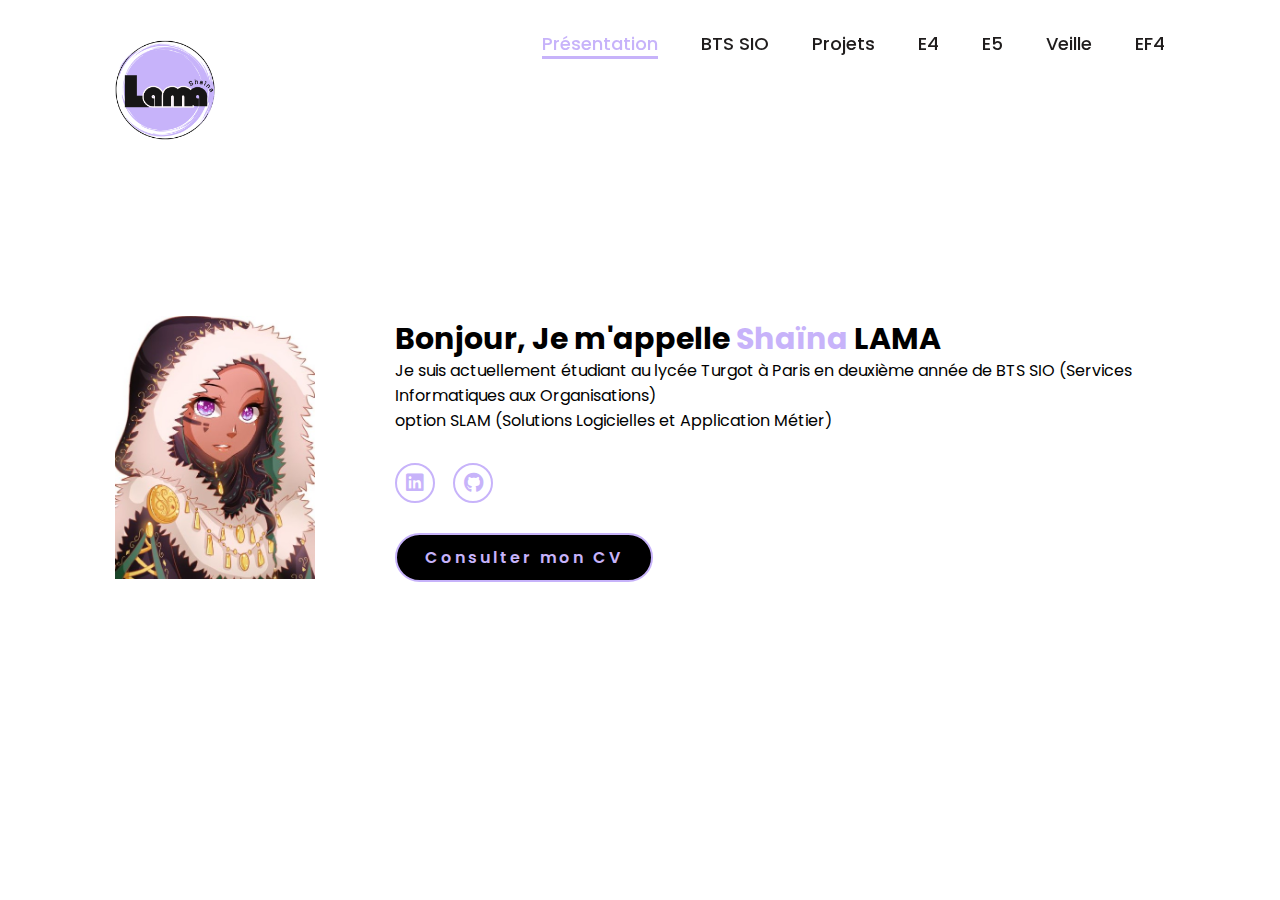
<file: index.html>
<!DOCTYPE html>
<html lang="fr">
<head>
    <meta charset="UTF-8">
    <meta name="viewport" content="width=device-width, initial-scale=1.0">
    <link rel="stylesheet" href="https://cdnjs.cloudflare.com/ajax/libs/font-awesome/6.5.2/css/all.min.css">
    <link rel="stylesheet" href="style.css">
    <link rel="stylesheet" href="https://cdnjs.cloudflare.com/ajax/libs/animate.css/4.1.1/animate.min.css"/>
    <title>Portfolio</title>
</head>
<body>
    <header>
        <a href="index.html" class="logo">
            <img src="logo.png" alt="logo" width="100px">
        </a>

        <nav>
            <a href="index.html" class="active">Présentation</a>
            <a href="bts.html">BTS SIO</a>
            <a href="projets.html">Projets</a>
            <a href="e4.html">E4</a>
            <a href="e5.html">E5</a>
            <a href="veille.html">Veille</a>
            <a href="ef4.html">EF4</a>
        </nav>
    </header>
    <section class="presentation">
        <div class="pre-img">
            <img src="avatar.jpg" alt="avatar" width="200px">
        </div>
        <div class="pre">
            <h3 class="animate__animated animate__fadeInTopLeft">Bonjour, Je m'appelle <span>Shaïna</span> LAMA</h3>
            <p>Je suis actuellement étudiant au lycée Turgot à Paris en deuxième année de BTS SIO (Services Informatiques aux Organisations) 
                <br>option SLAM (Solutions Logicielles et Application Métier)</p>
            
            <div class="icone-media">
                <a href="https://www.linkedin.com/in/shaïna-l-563bn" target="_blank" rel="noopener noreferrer"><i class="fa-brands fa-linkedin"></i></a>
                <a href="https://github.com/ShainaaL" target="_blank" rel="noopener noreferrer"><i class="fa-brands fa-github"></i></a>
                 
            </div>
            <a class="btn" href="CV_Shaina.pdf" target="_blank">Consulter mon CV</a>
        </div>
    </section>
    
</body>
</html>
</file>
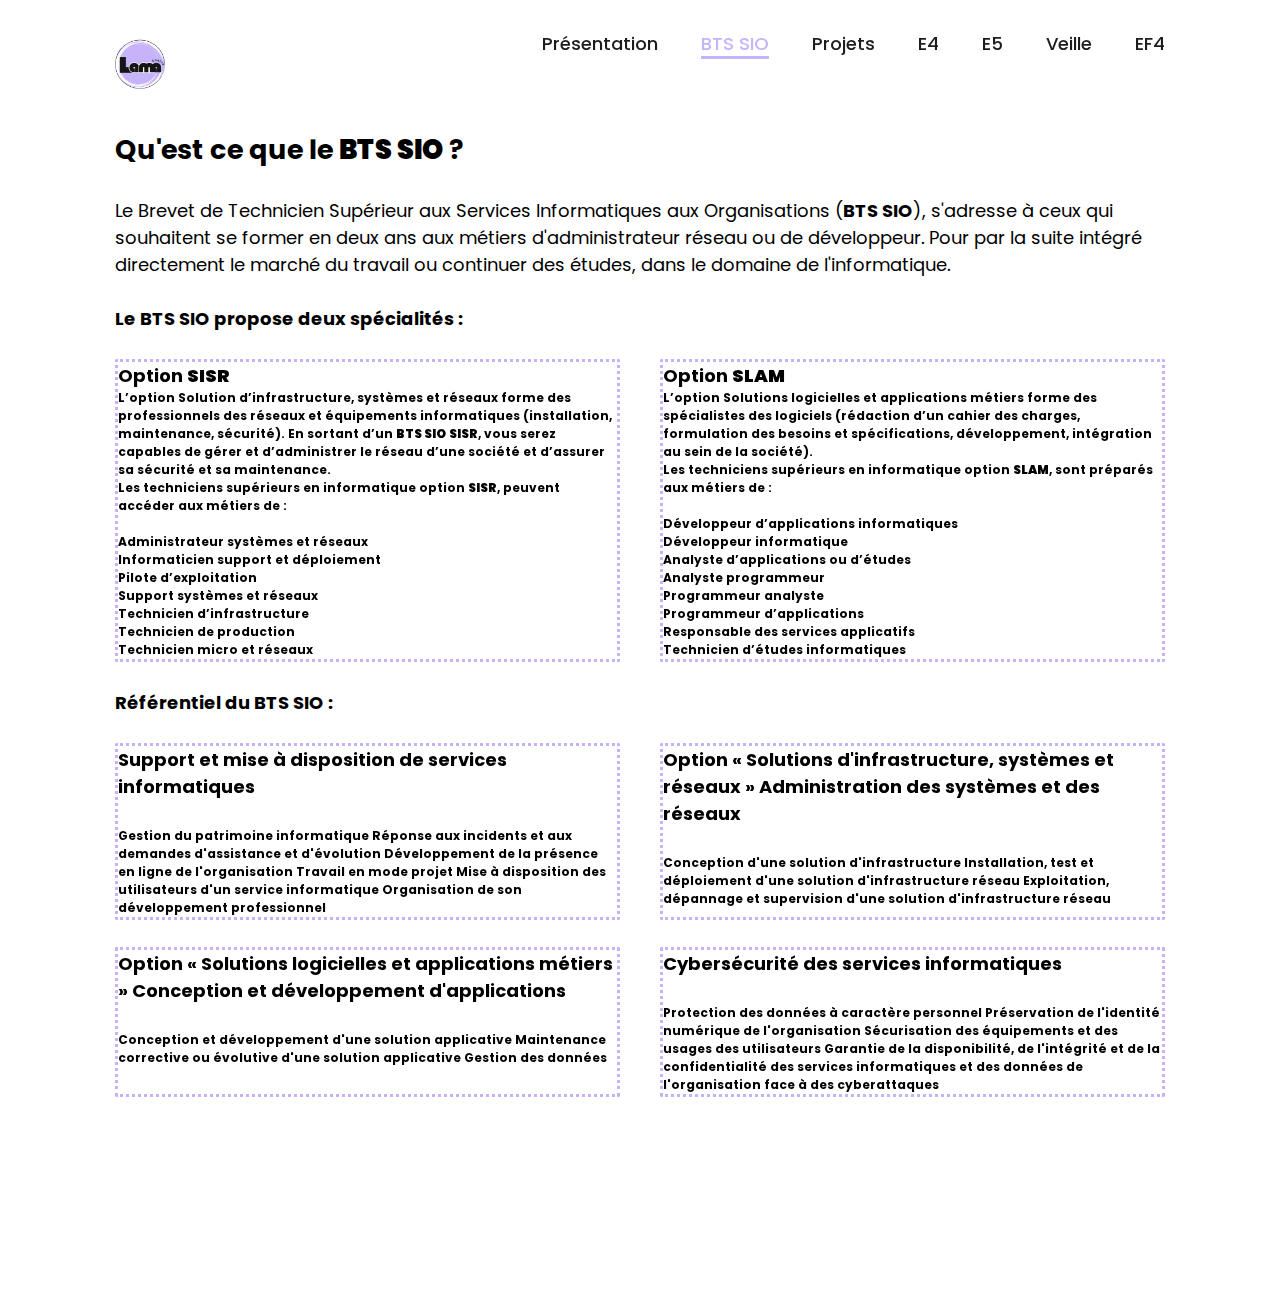
<file: bts.html>
<!DOCTYPE html>
<html lang="fr">

<head>
    <meta charset="UTF-8">
    <meta name="viewport" content="width=device-width, initial-scale=1.0">
    <link rel="stylesheet" href="https://cdnjs.cloudflare.com/ajax/libs/font-awesome/6.5.2/css/all.min.css">
    <link rel="stylesheet" href="style.css">
    <link href="https://unpkg.com/aos@2.3.1/dist/aos.css" rel="stylesheet">
    <script src="https://unpkg.com/aos@2.3.1/dist/aos.js"></script>
    <link rel="stylesheet" href="https://cdnjs.cloudflare.com/ajax/libs/animate.css/4.1.1/animate.min.css"/>
    <title>Portfolio</title>
</head>

<body>
    <header>
        <a href="index.html" class="logo">
            <img src="logo.png" alt="logo" width="50px">
        </a>

        <nav>
            <a href="index.html">Présentation</a>
            <a href="bts.html" class="active">BTS SIO</a>
            <a href="projets.html">Projets</a>
            <a href="e4.html">E4</a>
            <a href="e5.html">E5</a>
            <a href="veille.html">Veille</a>
            <a href="ef4.html">EF4</a>
        </nav>
    </header>
    <br>
    <br><br>
    </br></br>

    <!-- ======= BtS Section ======= -->
    <section class="bts">
        <div class="pre-bts">

            <div class="que-rep">
                <h2 class="animate__animated animate__fadeInTopLeft">Qu'est ce que le <b>BTS SIO </b> ?</h2>
                <br>
                <p>Le Brevet de Technicien Supérieur aux Services Informatiques aux Organisations (<b class="neon2">BTS
                        SIO</b>), s'adresse à ceux qui souhaitent se former en deux ans aux métiers d'administrateur
                    réseau ou de développeur. Pour par la suite intégré directement le marché du travail ou continuer
                    des études, dans le domaine de l'informatique.</p>
                <br>
                <h4>Le BTS SIO propose deux spécialités :</h4><br>
                <div class="spec_bts">

                    <div class="option" data-aos="flip-left">
                        <h4><i class="icofont-network"></i> Option <b>SISR</b> </h4>
                        <h6> L’option Solution d’infrastructure, systèmes et réseaux forme des professionnels des
                            réseaux et équipements informatiques (installation, maintenance, sécurité). En sortant d’un
                            <b>BTS SIO</b> <b>SISR</b>, vous serez capables de gérer et d’administrer le réseau d’une
                            société et d’assurer sa sécurité et sa maintenance. </h6>
                        <h6> Les techniciens supérieurs en informatique option <b>SISR</b>, peuvent accéder aux métiers
                            de :
                            <ul>
                                <br><i class="icofont-rounded-right"></i>Administrateur systèmes et réseaux <br>
                                <i class="icofont-rounded-right"></i>Informaticien support et déploiement <br>
                                <i class="icofont-rounded-right"></i>Pilote d’exploitation <br>
                                <i class="icofont-rounded-right"></i>Support systèmes et réseaux <br>
                                <i class="icofont-rounded-right"></i>Technicien d’infrastructure <br>
                                <i class="icofont-rounded-right"></i>Technicien de production <br>
                                <i class="icofont-rounded-right"></i>Technicien micro et réseaux
                            </ul>
                        </h6>
                    </div>
                    <br>
                    <div class="option" data-aos="flip-right">
                        <h4><i class="icofont-code"></i> Option <b>SLAM</b> </h4> <b class="neon2">
                            <div class="feure">
                            </div>
                        </b>
                        <h6> L’option Solutions logicielles et applications métiers forme des spécialistes des logiciels
                            (rédaction d’un cahier des charges, formulation des besoins et spécifications,
                            développement, intégration au sein de la société). </h6>
                        <h6> Les techniciens supérieurs en informatique option <b>SLAM</b>, sont préparés aux métiers de
                            :
                            <ul>
                                <br><i class="icofont-rounded-right"></i>Développeur d’applications informatiques <br>
                                <i class="icofont-rounded-right"></i>Développeur informatique <br>
                                <i class="icofont-rounded-right"></i>Analyste d’applications ou d’études<br>
                                <i class="icofont-rounded-right"></i>Analyste programmeur <br>
                                <i class="icofont-rounded-right"></i>Programmeur analyste <br>
                                <i class="icofont-rounded-right"></i>Programmeur d’applications<br>
                                <i class="icofont-rounded-right"></i>Responsable des services applicatifs <br>
                                <i class="icofont-rounded-right"></i>Technicien d’études informatiques
                            </ul>
                        </h6>
                    </div>
                </div>
            </div>
        </div>
        <br>
        <h4>Référentiel du BTS SIO :</h4><br>
                <div class="spec_bts">

                    <div class="option" data-aos="flip-left">
                        <h4><i class="icofont-network"></i> Support et mise à disposition de services
                            informatiques </h4>
                            <br>
                        <h6>Gestion du patrimoine informatique Réponse aux incidents et aux demandes d'assistance et
                            d'évolution
                            Développement de la présence en ligne de l'organisation
                            Travail en mode projet
                            Mise à disposition des utilisateurs d'un service informatique
                            Organisation de son développement professionnel</h6>
                    </div>
                    <br>
                    <div class="option" data-aos="flip-right">
                        <h4><i class="icofont-code"></i> Option « Solutions d'infrastructure,
                            systèmes et réseaux » Administration des systèmes et des
                            réseaux </h4> 
                            <br>
                        <h6>Conception d'une solution d'infrastructure
                            Installation, test et déploiement d'une solution d'infrastructure réseau
                            Exploitation, dépannage et supervision d'une solution d'infrastructure réseau</h6>
                        
                    </div>
                </div>
                <br>
                    <div class="spec_bts">

                        <div class="option" data-aos="flip-left">
                            <h4><i class="icofont-network"></i> Option « Solutions logicielles et applications métiers »
                                Conception et développement d'applications </h4>
                                <br>
                            <h6>Conception et développement d'une solution applicative
                                Maintenance corrective ou évolutive d'une solution applicative
                                Gestion des données</h6>
                        </div>
                        <br>
                        <div class="option" data-aos="flip-right">
                            <h4><i class="icofont-code"></i> Cybersécurité des services informatiques </h4> 
                                <br>
                            <h6>Protection des données à caractère personnel
                                Préservation de l'identité numérique de l'organisation
                                Sécurisation des équipements et des usages des utilisateurs
                                Garantie de la disponibilité, de l'intégrité et de la confidentialité des services informatiques et des données de l'organisation face à des cyberattaques</h6>
                        </div>
                    </div>
                <br>
                <div class="spec_bts">

                    <div class="option" data-aos="flip-left">
                        <h4><i class="icofont-network"></i> Option SLAM </h4>
                            <br>
                        <h6>Cybersécurisation d’une solution applicative et de son développement </h6>
                    </div>
                    <br>
                    <div class="option" data-aos="flip-right">
                        <h4><i class="icofont-code"></i> Option SISR </h4> 
                            <br>
                        <h6>Cybersécurisation
                            d’une infrastructure réseau, d'un
                            système, d'un service</h6>
                    </div>
                </div>
            <br>
    </section><!-- Fin BTS Section -->
</body>
<script>
    AOS.init();
</script>
</file>
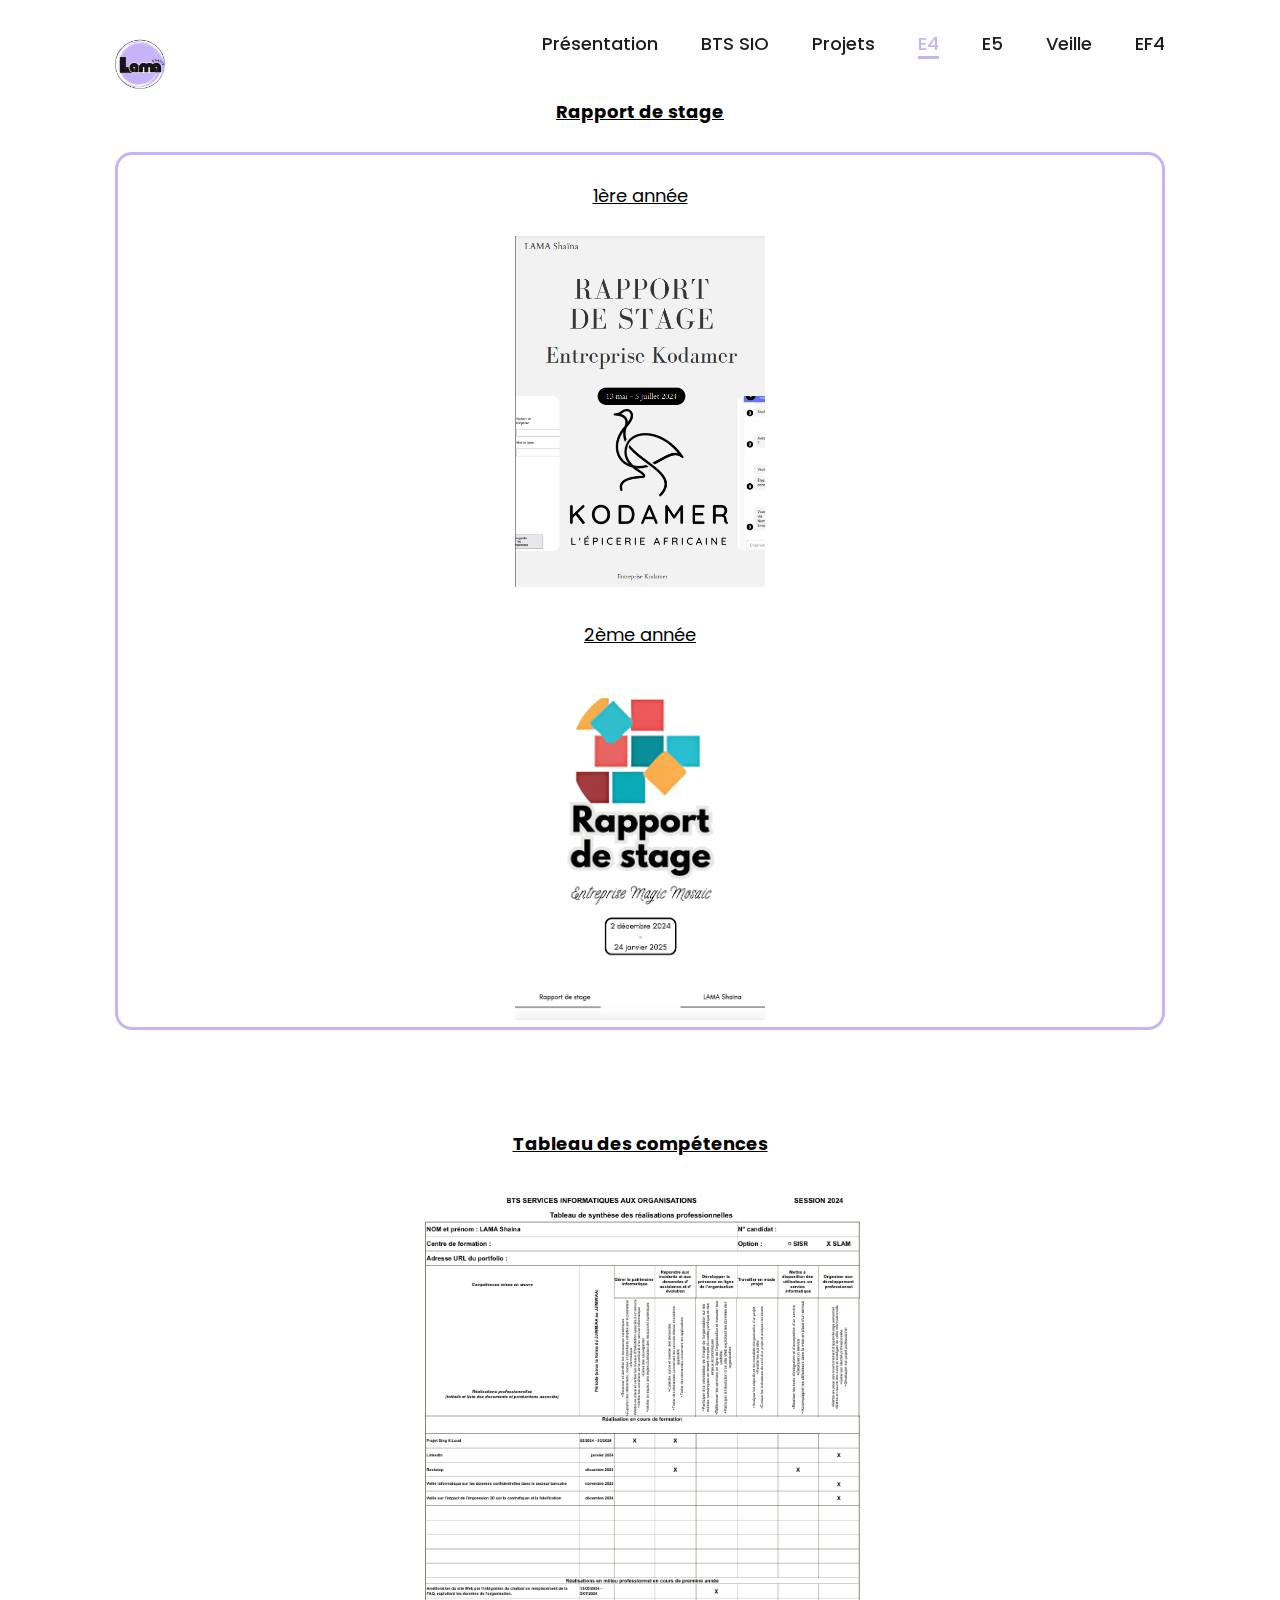
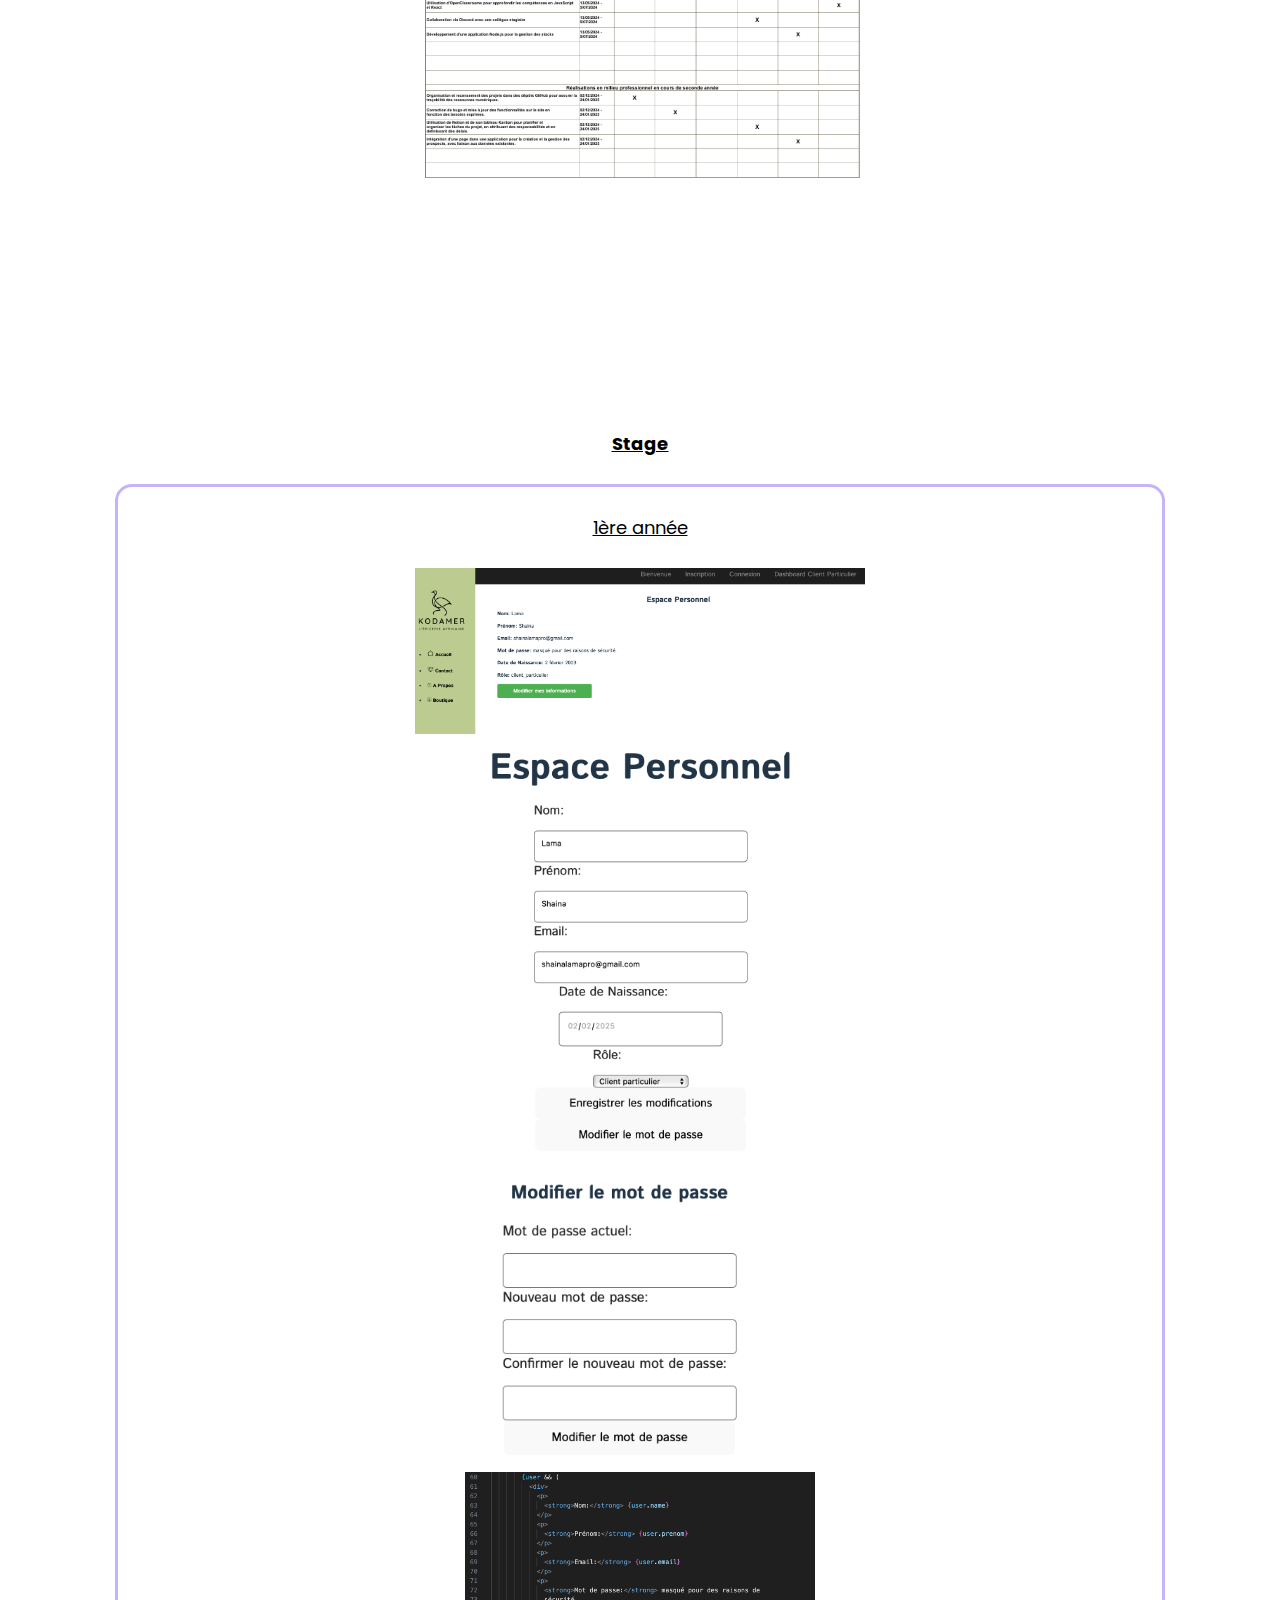
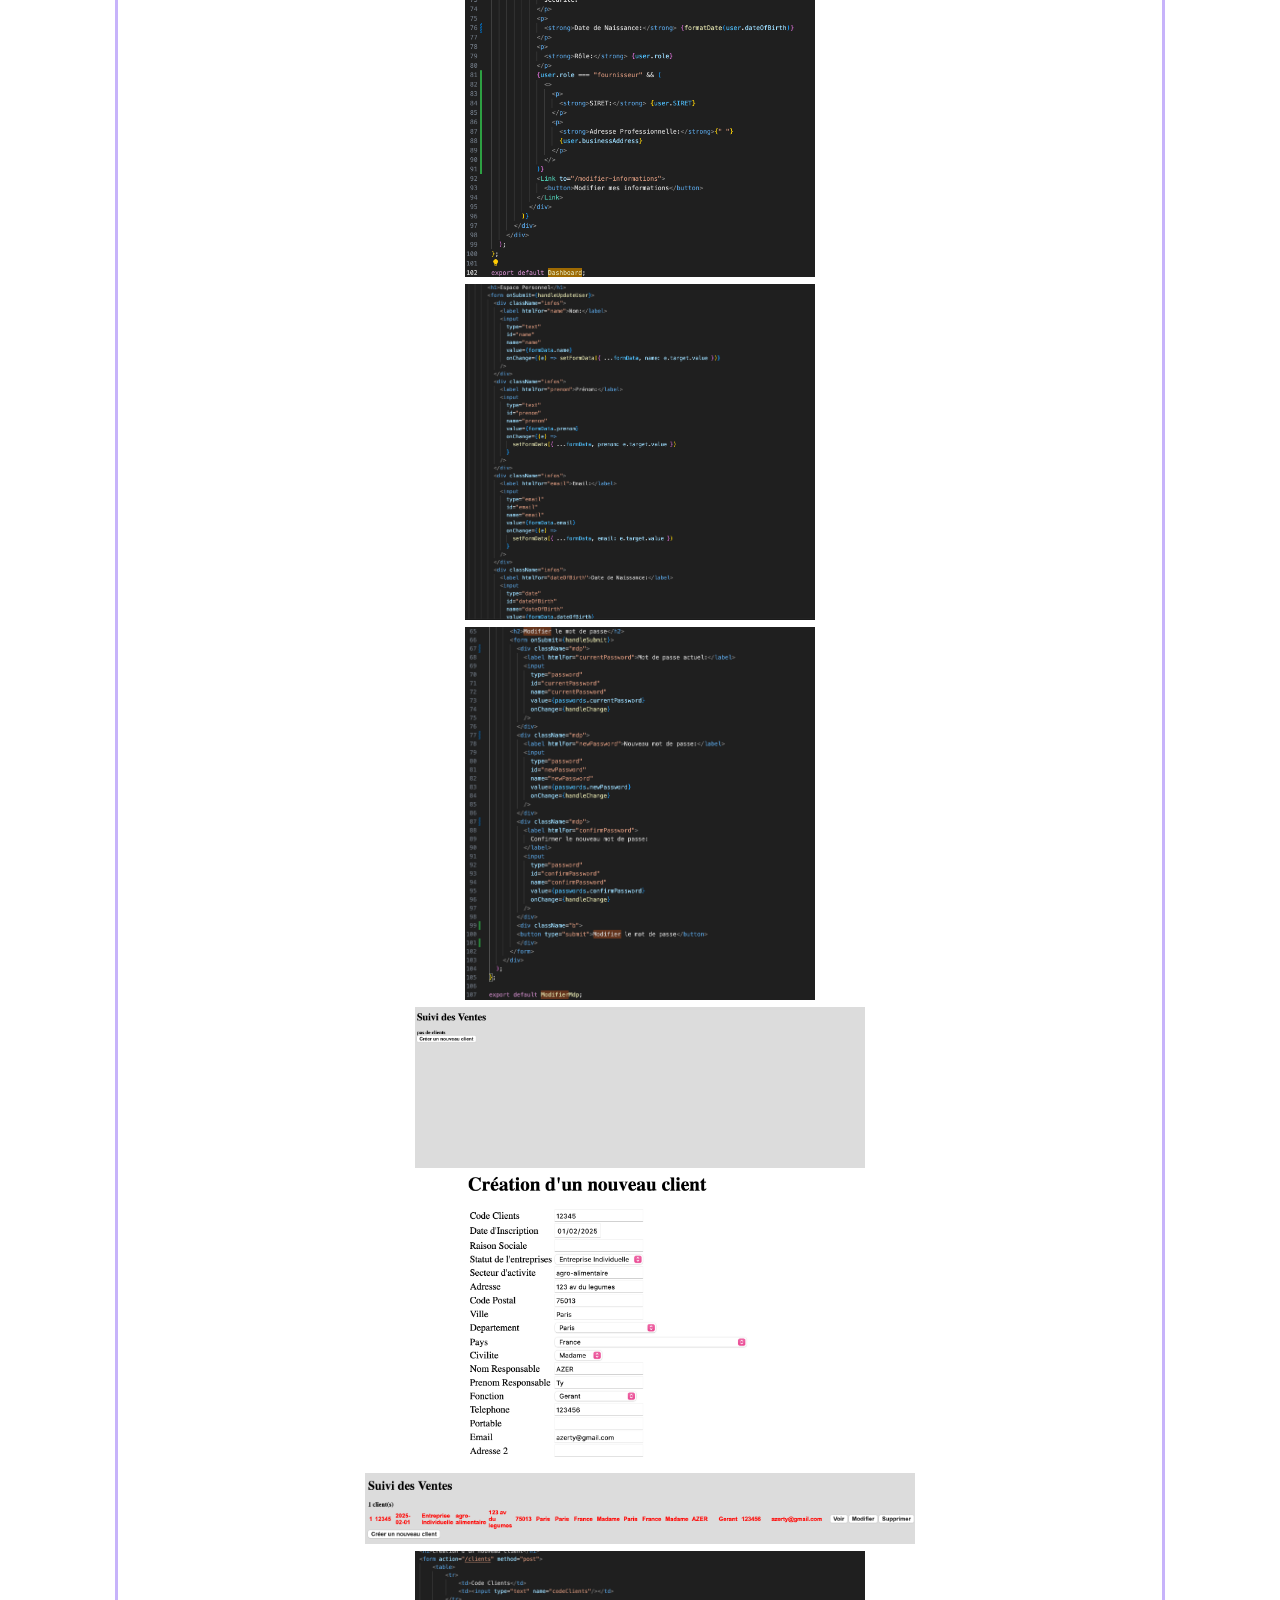
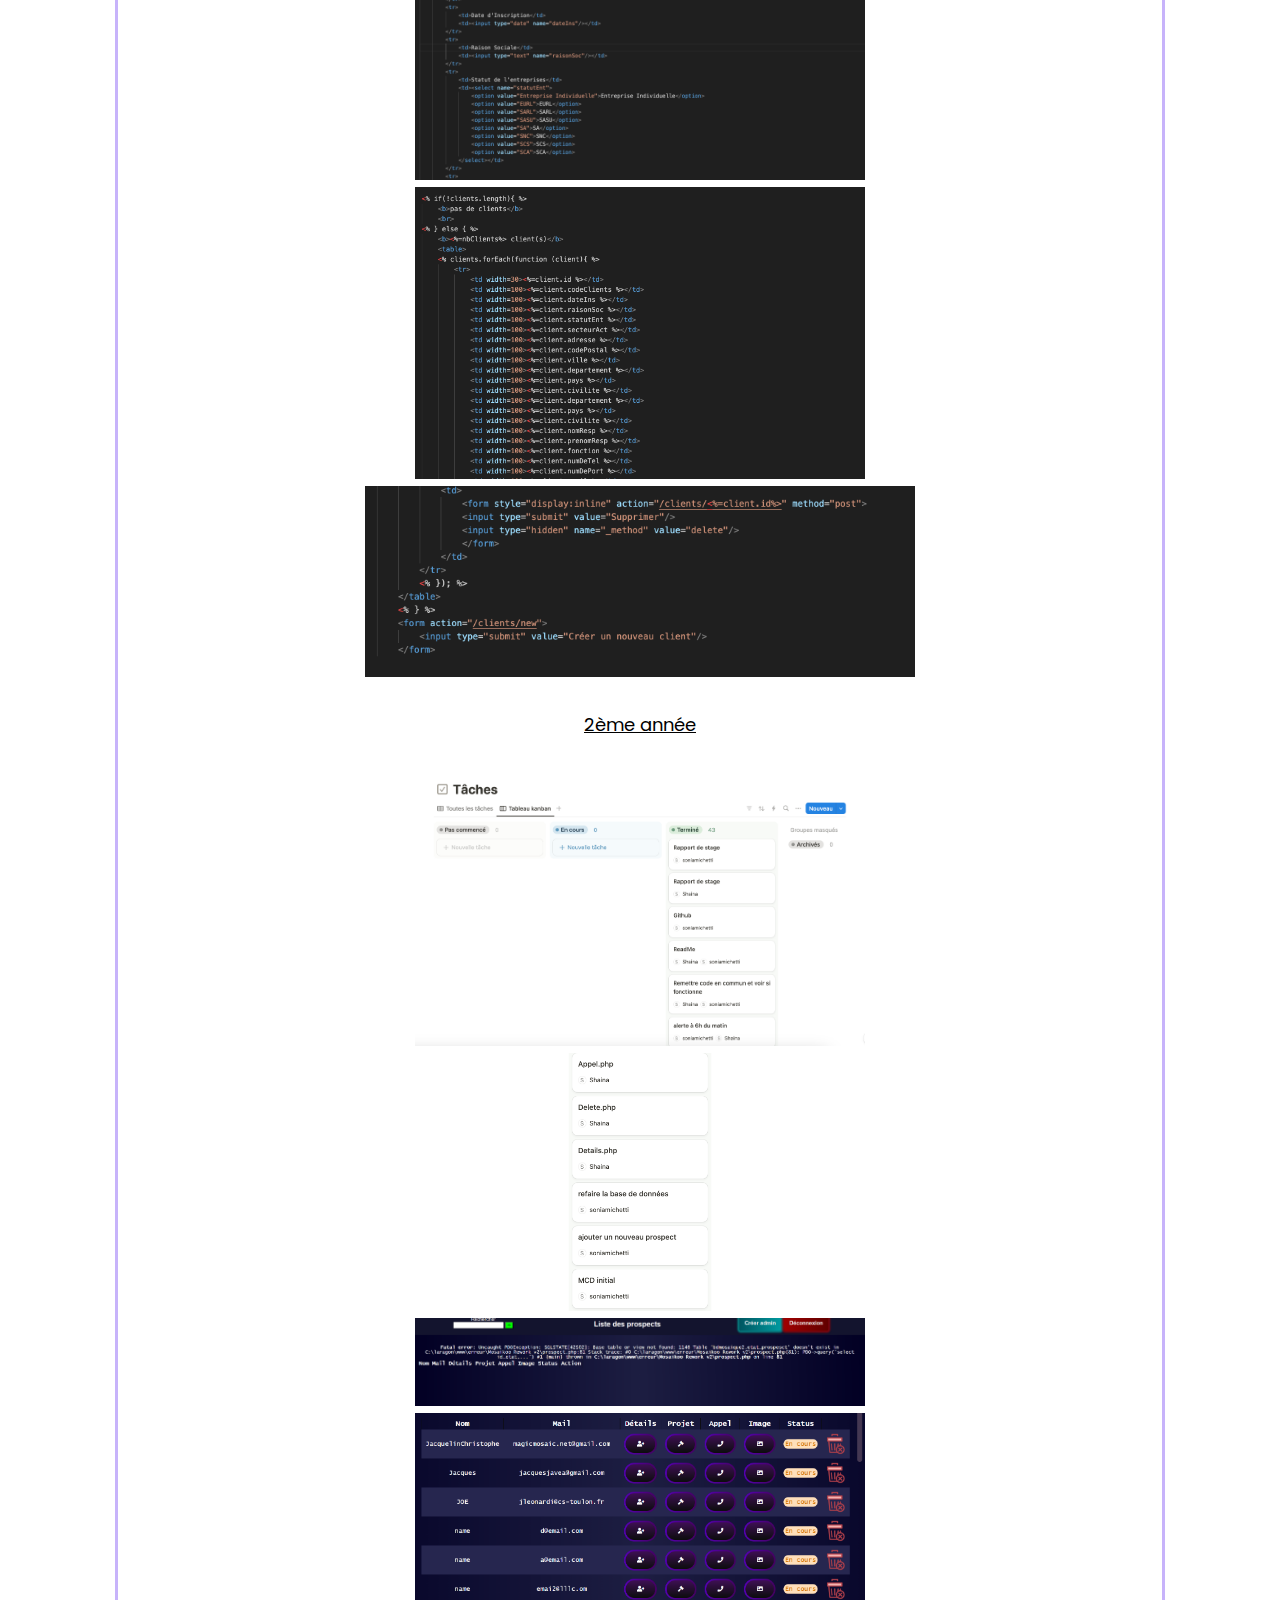
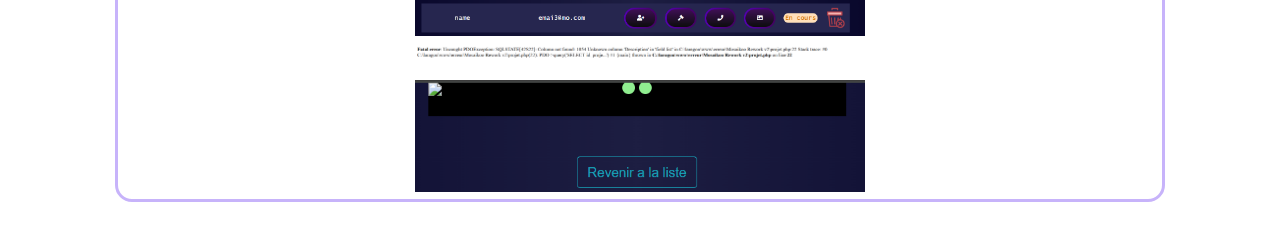
<file: e4.html>
<!DOCTYPE html>
<html lang="fr">

<head>
    <meta charset="UTF-8">
    <meta name="viewport" content="width=device-width, initial-scale=1.0">
    <link rel="stylesheet" href="https://cdnjs.cloudflare.com/ajax/libs/font-awesome/6.5.2/css/all.min.css">
    <link rel="stylesheet" href="style.css">
    <link href="https://unpkg.com/aos@2.3.1/dist/aos.css" rel="stylesheet">
    <script src="https://unpkg.com/aos@2.3.1/dist/aos.js"></script>
    <title>Portfolio</title>
</head>

<body>
    <header>
        <a href="index.html" class="logo">
            <img src="logo.png" alt="logo" width="50px">
        </a>

        <nav>
            <a href="index.html">Présentation</a>
            <a href="bts.html">BTS SIO</a>
            <a href="projets.html">Projets</a>
            <a href="e4.html" class="active">E4</a>
            <a href="e5.html">E5</a>
            <a href="veille.html">Veille</a>
            <a href="ef4.html">EF4</a>
        </nav>
    </header>

    <br>
    <br><br>
    
    <section class="rapport">
        <p><B>Rapport de stage</B></p>
        <br>
        <div class="rapport">
            <br>
            <p>1ère année</p>
            <br>
            <a href="Rapport_Stage_Shaina1.pdf" target="_blank"><img src="imgRapport1.png" width="250px"><br></a>

            <br>
            <p>2ème année</p>
            <br>
            <a href="Rapport_Stage_Shaina2.pdf" target="_blank"><img src="img_rapport_2.png" width="250px"><br></a>


        </div>
    </section>

    <section class="tableau">
        <p><B>Tableau des compétences</B></p>
        <br>
        <a href="TableauSyntheseE4_Shaïna.pdf" target="_blank"><img src="tableaucompetences.png" width="450px"><br></a>
        </div>
        <br>
    </section>

    <section class="rapport">
        <p><B>Stage</B></p>
        <br>
        <div class="rapport">
            <br>
            <p>1ère année</p>
            <br>
            <img src="kodamer_react1.png" width="450px"><br></a>
            <img src="kodamer_react2.png" width="350px"><br></a>
            <img src="kodamer_react3.png" width="350px"><br></a>
            <img src="code_react1.png" width="350px"><br></a>
            <img src="code_react3.png" width="350px"><br></a>
            <img src="code_react2.png" width="350px"><br></a>
            <img src="koudia_1.png" width="450px"><br></a>
            <img src="koudia_2.png" width="350px"><br></a>
            <img src="koudia_3.png" width="550px"><br></a>
            <img src="code_koudia1.png" width="450px"><br></a>
            <img src="code_koudia2.png" width="450px"><br></a>
            <img src="code_koudia3.png" width="550px"><br></a>
            

            <br>
            <p>2ème année</p>
            <br>
            <img src="tableau_kanban.png" width="450px"><br></a>
            <img src="tableau_kanban2.png" width="150px"><br>
            <img src="erreur_msk1.png" width="450px"><br>
            <img src="bon_msk1.png" width="450px"><br>
            <img src="erreur_msk2.png" width="450px"><br>
            <img src="erreur_msk3.png" width="450px"><br>


        </div>
    </section>
</file>
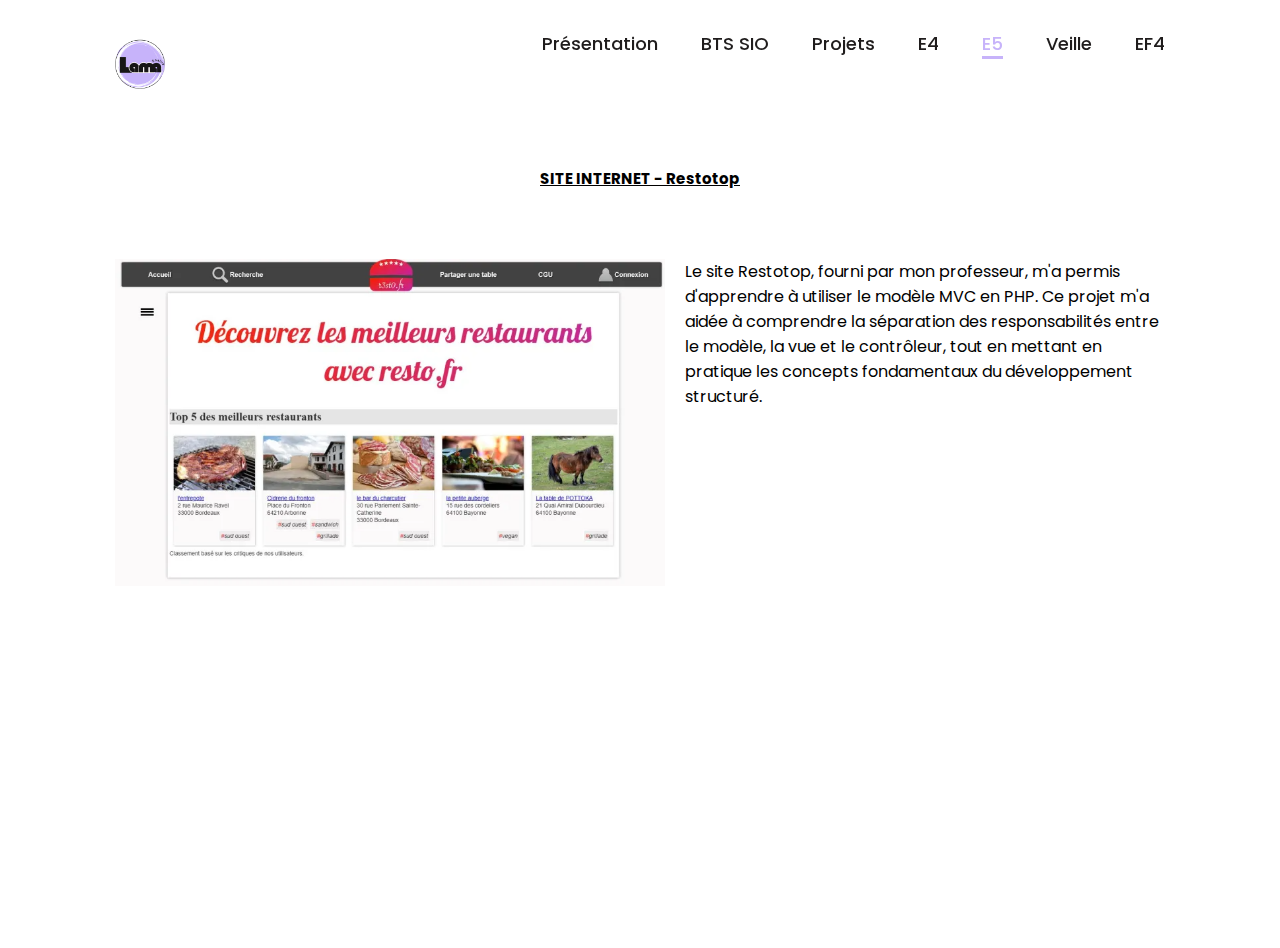
<file: e5.html>
<!DOCTYPE html>
<html lang="fr">

<head>
    <meta charset="UTF-8">
    <meta name="viewport" content="width=device-width, initial-scale=1.0">
    <link rel="stylesheet" href="https://cdnjs.cloudflare.com/ajax/libs/font-awesome/6.5.2/css/all.min.css">
    <link rel="stylesheet" href="style.css">
    <link href="https://unpkg.com/aos@2.3.1/dist/aos.css" rel="stylesheet">
    <script src="https://unpkg.com/aos@2.3.1/dist/aos.js"></script>
    <title>Portfolio</title>
</head>

<body>
    <header>
        <a href="index.html" class="logo">
            <img src="logo.png" alt="logo" width="50px">
        </a>

        <nav>
            <a href="index.html" >Présentation</a>
            <a href="bts.html">BTS SIO</a>
            <a href="projets.html">Projets</a>
            <a href="e4.html">E4</a>
            <a href="e5.html" class="active">E5</a>
            <a href="veille.html">Veille</a>
            <a href="ef4.html">EF4</a>
        </nav>
    </header>

    <br>
    <br><br>

    <section class="projets">
        <div class="projets">
      
          <br><br><br>
          
          <!-- ======= PROJET ======= -->
            <h4 style="text-align:center"><u>SITE INTERNET - Restotop</u></h4>
      
            <br><br><br>
              <div class="tv">
                <img src="restotop.png" width="550px">
                <p class="tv">Le site Restotop, fourni par mon professeur, m'a permis d'apprendre à utiliser le modèle MVC en PHP. Ce projet m'a aidée à comprendre la séparation des responsabilités entre le modèle, la vue et le contrôleur, tout en mettant en pratique les concepts fondamentaux du développement structuré.</p>
              </div>
</file>
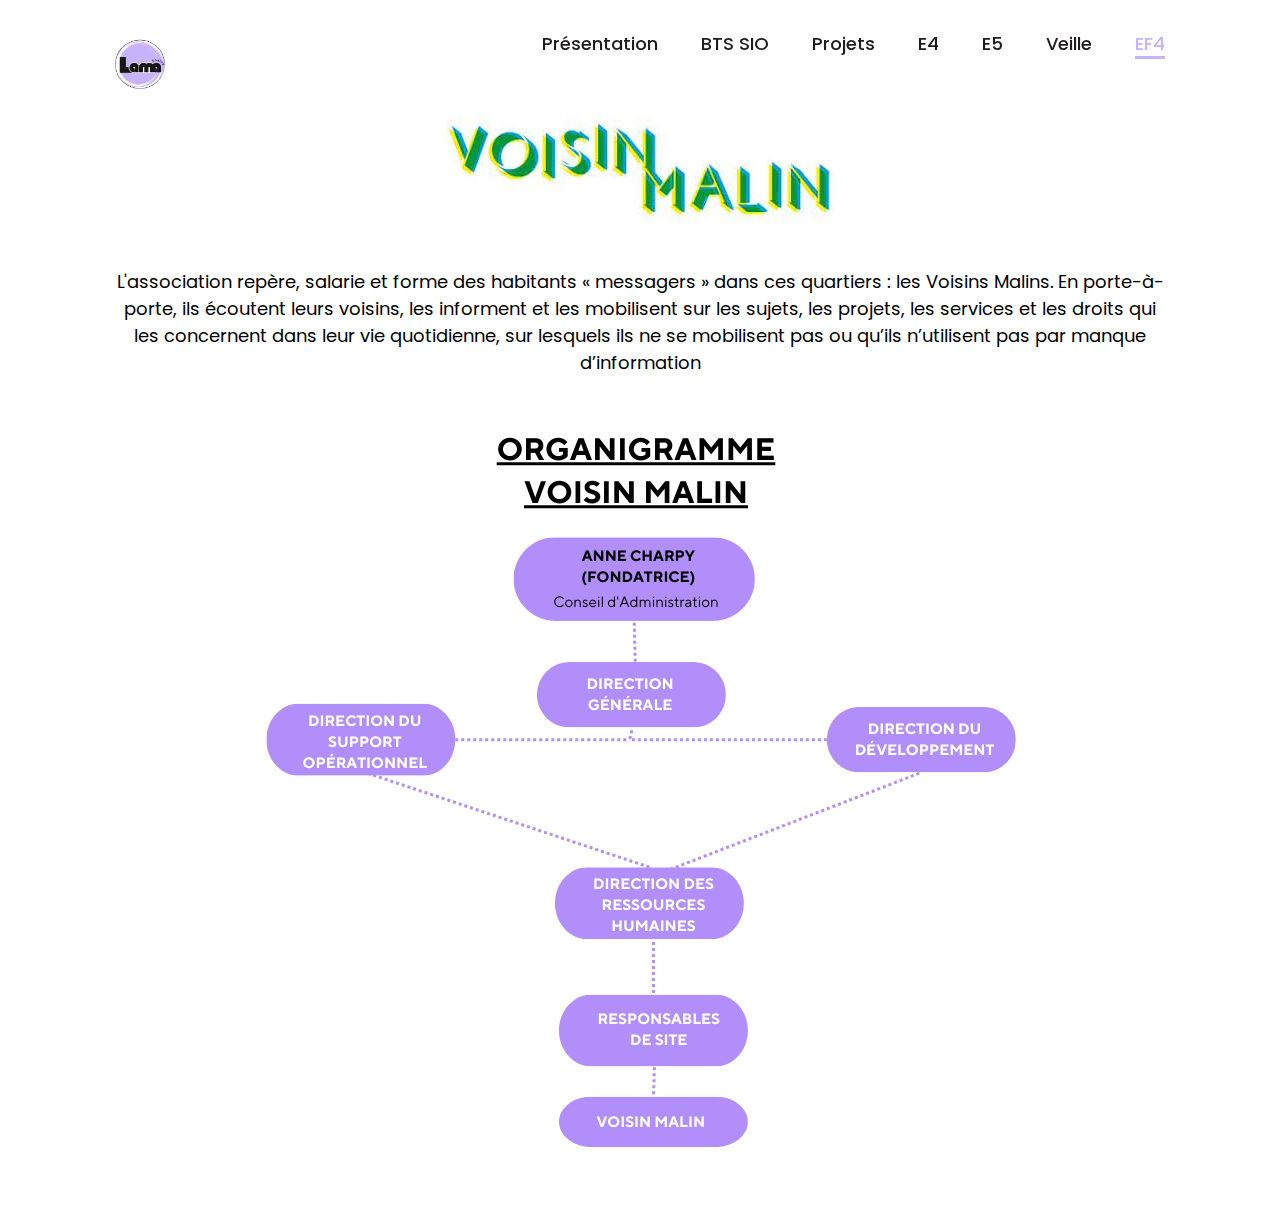
<file: ef4.html>
<!DOCTYPE html>
<html lang="fr">

<head>
    <meta charset="UTF-8">
    <meta name="viewport" content="width=device-width, initial-scale=1.0">
    <link rel="stylesheet" href="https://cdnjs.cloudflare.com/ajax/libs/font-awesome/6.5.2/css/all.min.css">
    <link rel="stylesheet" href="style.css">
    <link href="https://unpkg.com/aos@2.3.1/dist/aos.css" rel="stylesheet">
    <script src="https://unpkg.com/aos@2.3.1/dist/aos.js"></script>
    <link rel="stylesheet" href="https://cdnjs.cloudflare.com/ajax/libs/animate.css/4.1.1/animate.min.css"/>
    <title>Portfolio</title>
</head>

<body>
    <header>
        <a href="index.html" class="logo">
            <img src="logo.png" alt="logo" width="50px">
        </a>

        <nav>
            <a href="index.html">Présentation</a>
            <a href="bts.html">BTS SIO</a>
            <a href="projets.html">Projets</a>
            <a href="e4.html">E4</a>
            <a href="e5.html">E5</a>
            <a href="veille.html">Veille</a>
            <a href="ef4.html" class="active">EF4</a>
        </nav>
    </header>

    <section class="veille">
        <br>
        <br>
        <img src="VM_logo.jpeg" alt="" srcset="">
            <br>
            <br>
            <p class="veille">L'association repère, salarie et forme des habitants « messagers » dans ces quartiers : les Voisins Malins. En porte-à-porte, ils écoutent leurs voisins, les informent et les mobilisent sur les sujets, les projets, les services et les droits qui les concernent dans leur vie quotidienne, sur lesquels ils ne se mobilisent pas ou qu’ils n’utilisent pas par manque d’information</p>
            <br>

            <img src="Organigramme_VM.png" alt="" srcset="">
</file>
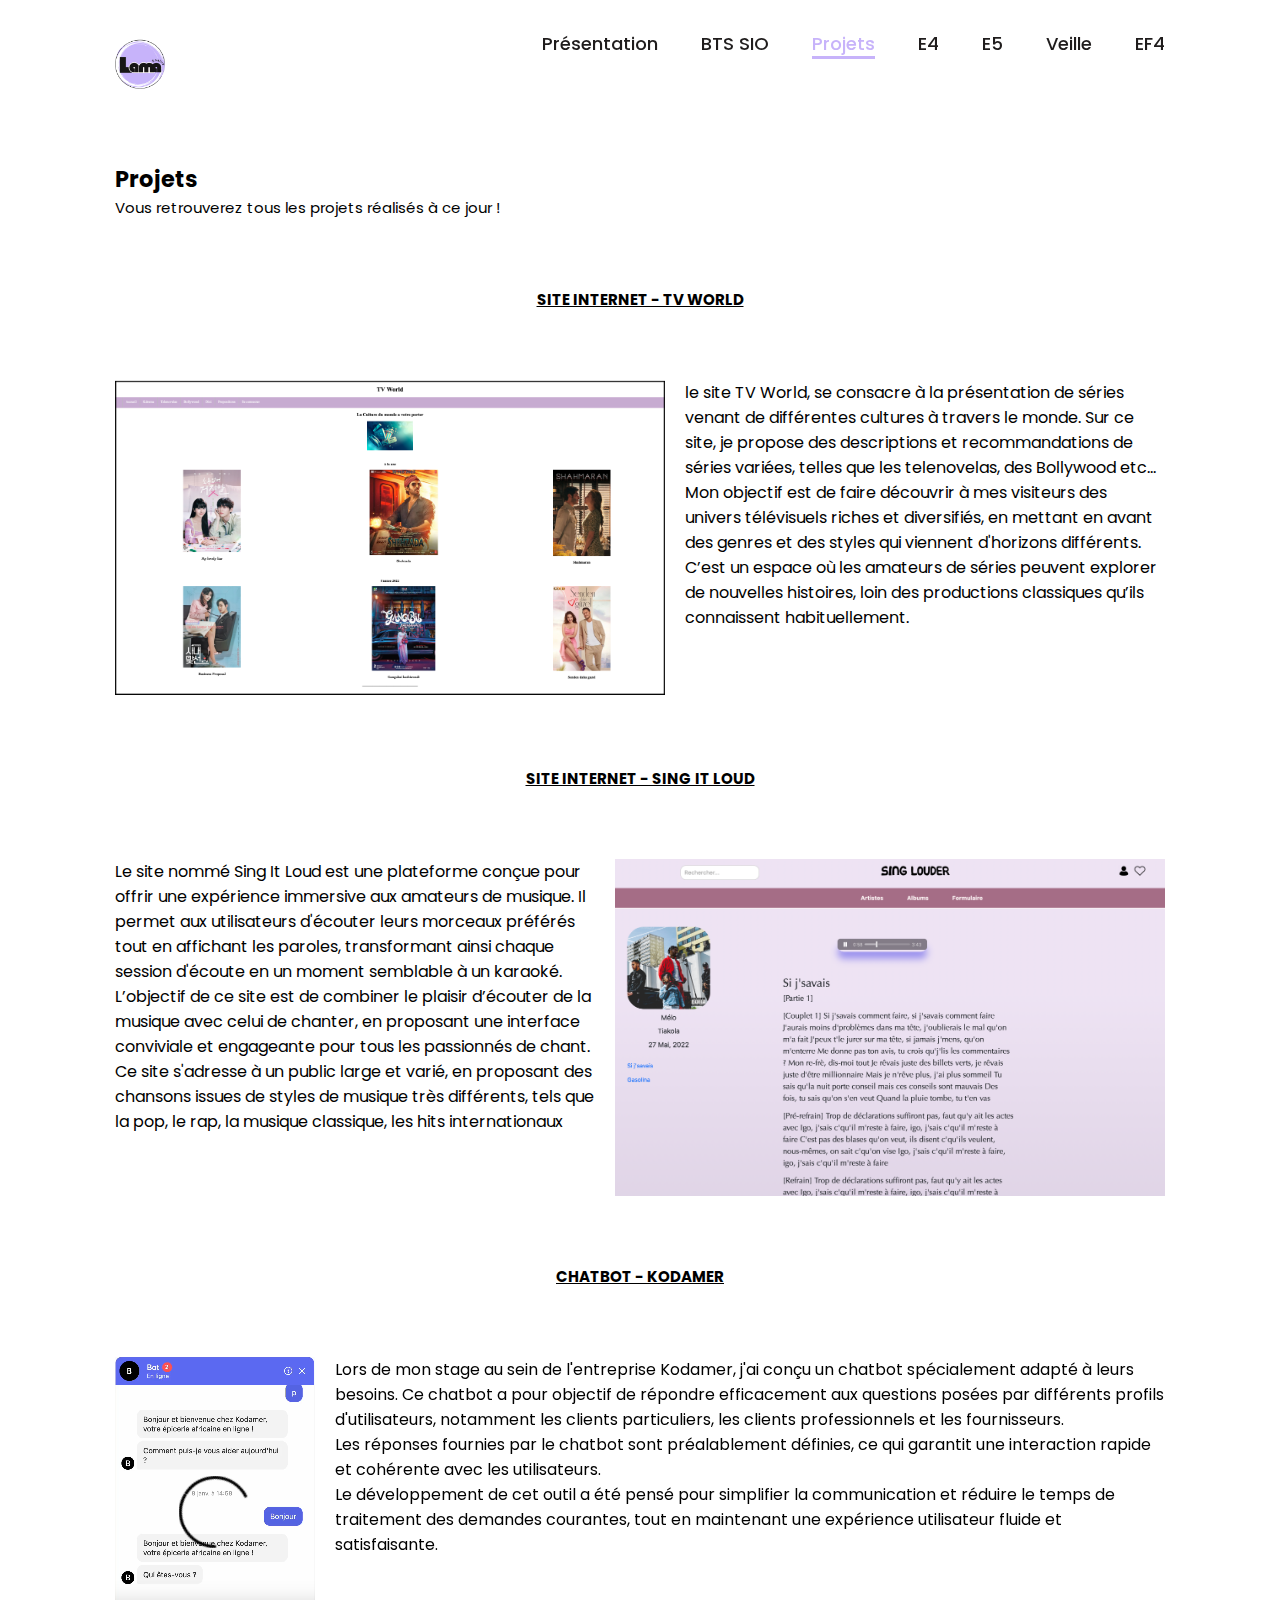
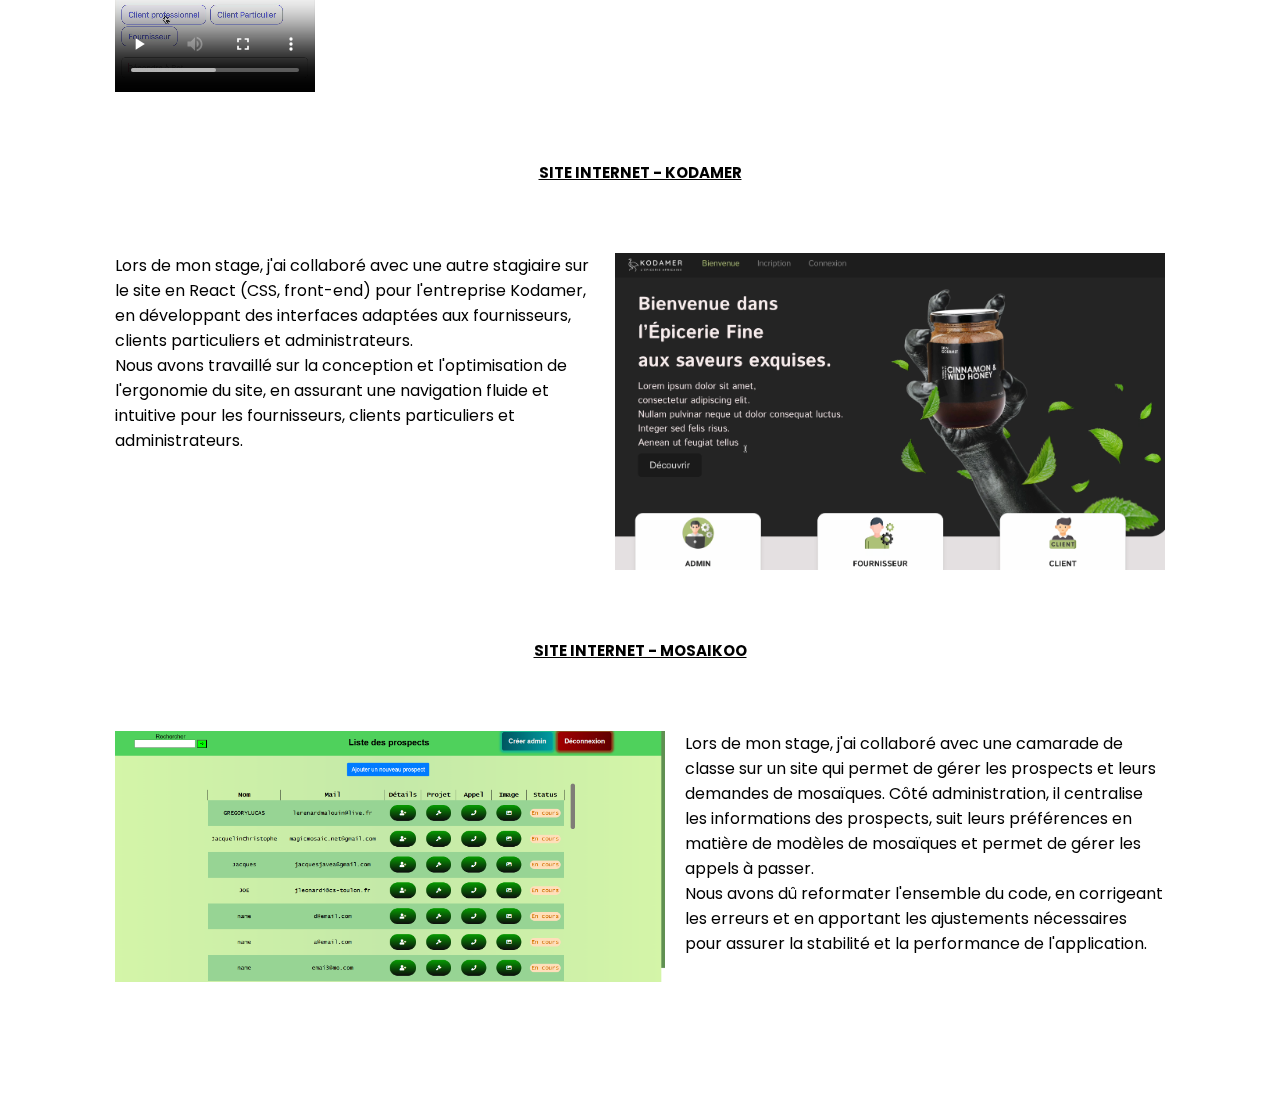
<file: projets.html>
<!DOCTYPE html>
<html lang="fr">
<head>
    <meta charset="UTF-8">
    <meta name="viewport" content="width=device-width, initial-scale=1.0">
    <link rel="stylesheet" href="https://cdnjs.cloudflare.com/ajax/libs/font-awesome/6.5.2/css/all.min.css">
    <link rel="stylesheet" href="style.css">
    <link rel="stylesheet" href="https://cdnjs.cloudflare.com/ajax/libs/animate.css/4.1.1/animate.min.css"/>
    <link href="https://unpkg.com/aos@2.3.1/dist/aos.css" rel="stylesheet">
    <script src="https://unpkg.com/aos@2.3.1/dist/aos.js"></script>
    <title>Portfolio</title>
</head>
<body>
    <header>
        <a href="index.html" class="logo">
            <img src="logo.png" alt="logo" width="50px">
        </a>

        <nav>
            <a href="index.html" >Présentation</a>
            <a href="bts.html">BTS SIO</a>
            <a href="projets.html" class="active">Projets</a>
            <a href="e4.html">E4</a>
            <a href="e5.html">E5</a>
            <a href="veille.html">Veille</a>
            <a href="ef4.html">EF4</a>
        </nav>
    </header>
    <br><br>
    <br>
    <br><br>
    </br></br>
<!-- ======= Projets Section ======= -->
<section class="projets">
  <div class="projets">

    <div class="projets-title">
      <h2>Projets </h2>
      <p>Vous retrouverez tous les projets réalisés à ce jour !</p>
    </div>

    <br><br><br>
    
    <!-- ======= PROJET ======= -->
      <h4 style="text-align:center"><u>SITE INTERNET - TV WORLD</u></h4>

      <br><br><br>
        <div class="tv">
          <img src="tv_world.png" width="550px">
          <p class="tv">le site TV World, se consacre à la présentation de séries venant de différentes cultures à travers le monde. Sur ce site, je propose des descriptions et recommandations de séries variées, telles que les telenovelas, des Bollywood etc... <br> 
          Mon objectif est de faire découvrir à mes visiteurs des univers télévisuels riches et diversifiés, en mettant en avant des genres et des styles qui viennent d'horizons différents. C’est un espace où les amateurs de séries peuvent explorer de nouvelles histoires, loin des productions classiques qu’ils connaissent habituellement.</p>
        </div>

        
        <br><br><br>

        <h4 style="text-align:center"><u>SITE INTERNET - SING IT LOUD</u></h4>

      <br><br><br>
        <div class="tv">
          <p class="tv">Le site nommé Sing It Loud est une plateforme conçue pour offrir une expérience immersive aux amateurs de musique. 
            Il permet aux utilisateurs d'écouter leurs morceaux préférés tout en affichant les paroles, transformant ainsi chaque session d'écoute en un moment semblable à un karaoké. L’objectif de ce site est de combiner le plaisir d’écouter de la musique avec celui de chanter, en proposant une interface conviviale et engageante pour tous les passionnés de chant.
            <br> Ce site s'adresse à un public large et varié, en proposant des chansons issues de styles de musique très différents, tels que la pop, le rap, la musique classique, les hits internationaux
          </p>
          <img src="Singitloud.png" width="550px">
        </div>


        <br><br><br>

        <h4 style="text-align:center"><u>CHATBOT - KODAMER</u></h4>

      <br><br><br>
        <div class="tv">
          <video controls width="200px"><source src="chatbot.mp4" type="video/mp4"/></video>

          <p class="tv">Lors de mon stage au sein de l'entreprise Kodamer, j'ai conçu un chatbot spécialement adapté à leurs besoins. Ce chatbot a pour objectif de répondre efficacement aux questions posées par différents profils d'utilisateurs, notamment les clients particuliers, les clients professionnels et les fournisseurs. <br> 
            Les réponses fournies par le chatbot sont préalablement définies, ce qui garantit une interaction rapide et cohérente avec les utilisateurs.
            <br> Le développement de cet outil a été pensé pour simplifier la communication et réduire le temps de traitement des demandes courantes, tout en maintenant une expérience utilisateur fluide et satisfaisante.          
          </p>
        </div>

        <br><br><br>

        <h4 style="text-align:center"><u>SITE INTERNET - KODAMER</u></h4>

      <br><br><br>
        <div class="tv">

          <p class="tv">Lors de mon stage, j'ai collaboré avec une autre stagiaire sur le site en React (CSS, front-end) pour l'entreprise Kodamer,
             en développant des interfaces adaptées aux fournisseurs, clients particuliers et administrateurs.
             <br>Nous avons travaillé sur la conception et l'optimisation de l'ergonomie du site, en assurant une navigation fluide et intuitive pour les fournisseurs, clients particuliers et administrateurs.         
          </p>
          <img src="kodamer_react.png" width="550px">
        </div>

        <br><br><br>

        <h4 style="text-align:center"><u>SITE INTERNET - MOSAIKOO</u></h4>

      <br><br><br>
        <div class="tv">
          <img src="mosaikoo.png" width="550px">

          <p class="tv">Lors de mon stage, j'ai collaboré avec une camarade de classe sur un site qui permet de gérer les prospects et leurs demandes de mosaïques. Côté administration, il centralise les informations des prospects, suit leurs préférences en matière de modèles de mosaïques et permet de gérer les appels à passer.        
          <br>Nous avons dû reformater l'ensemble du code, en corrigeant les erreurs et en apportant les ajustements nécessaires pour assurer la stabilité et la performance de l'application.
          </p>
        </div>

        <br><br><br>

    </div>
    </body>
    <script>
        AOS.init();
      </script>
</file>
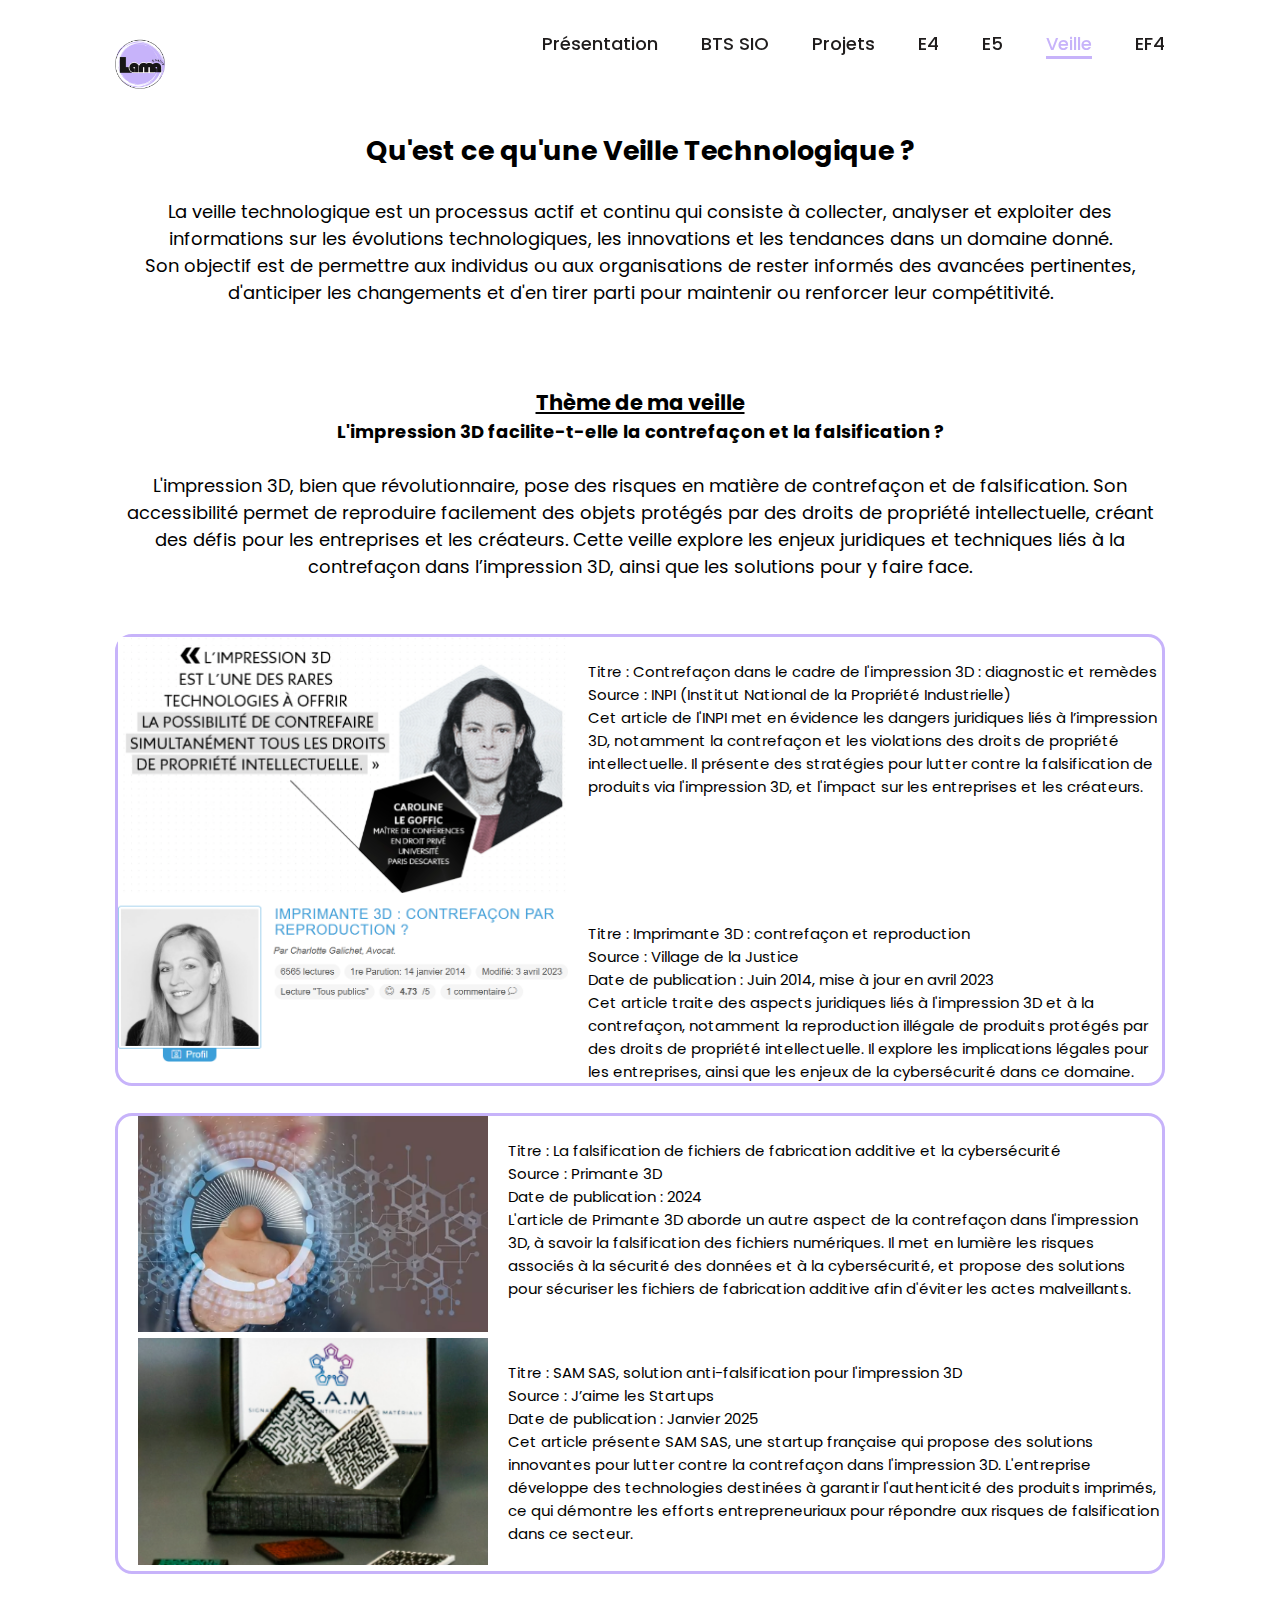
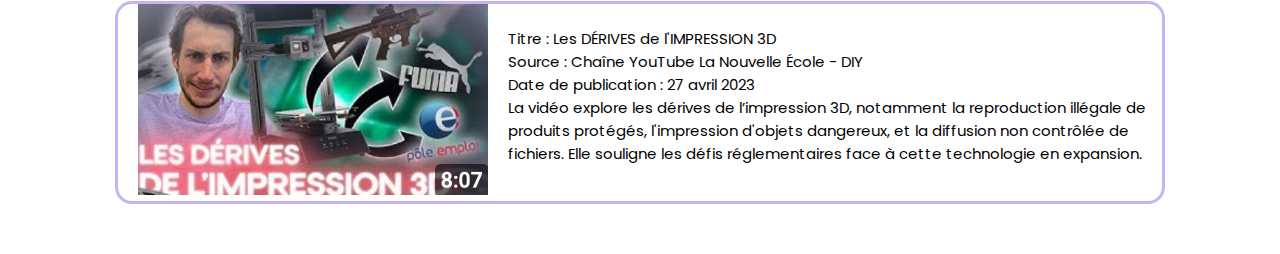
<file: veille.html>
<!DOCTYPE html>
<html lang="fr">

<head>
    <meta charset="UTF-8">
    <meta name="viewport" content="width=device-width, initial-scale=1.0">
    <link rel="stylesheet" href="https://cdnjs.cloudflare.com/ajax/libs/font-awesome/6.5.2/css/all.min.css">
    <link rel="stylesheet" href="style.css">
    <link href="https://unpkg.com/aos@2.3.1/dist/aos.css" rel="stylesheet">
    <script src="https://unpkg.com/aos@2.3.1/dist/aos.js"></script>
    <link rel="stylesheet" href="https://cdnjs.cloudflare.com/ajax/libs/animate.css/4.1.1/animate.min.css"/>
    <title>Portfolio</title>
</head>

<body>
    <header>
        <a href="index.html" class="logo">
            <img src="logo.png" alt="logo" width="50px">
        </a>

        <nav>
            <a href="index.html" >Présentation</a>
            <a href="bts.html">BTS SIO</a>
            <a href="projets.html">Projets</a>
            <a href="e4.html">E4</a>
            <a href="e5.html">E5</a>
            <a href="veille.html" class="active">Veille</a>
            <a href="ef4.html">EF4</a>
        </nav>
    </header>

    <section class="veille">
    <br>
    <br>
    
        <br>
        <h2 class="animate__animated animate__fadeInTopLeft">Qu'est ce qu'une Veille Technologique ?</h2>
        <br>
        <p class="veille">La veille technologique est un processus actif et continu qui consiste à collecter, analyser et exploiter des informations sur les évolutions technologiques, les innovations et les tendances dans un domaine donné. 
            <br> Son objectif est de permettre aux individus ou aux organisations de rester informés des avancées pertinentes, d'anticiper les changements et d'en tirer parti pour maintenir ou renforcer leur compétitivité.</p>
        <br>
    
        <br><br>
        <h3><u>Thème de ma veille</u></h3>
        <h4>L'impression  3D facilite-t-elle la contrefaçon et la falsification ?</h4>

        <br>
            <p class="veille">L'impression 3D, bien que révolutionnaire, pose des risques en matière de contrefaçon et de falsification. Son accessibilité permet de reproduire facilement des objets protégés par des droits de propriété intellectuelle, créant des défis pour les entreprises et les créateurs. Cette veille explore les enjeux juridiques et techniques liés à la contrefaçon dans l’impression 3D, ainsi que les solutions pour y faire face.</p>

        <br>
        <br>
    
    <div class="veille">
        <div class="tv">
            
        <a href="https://www.inpi.fr/valoriser-vos-actifs/le-mag/contrefacon-dans-le-cadre-de-l-impression-3d-diagnostic-et-remedes"><img src="veille1.png" alt="" srcset="" width="450px"></a>
        <p class="veille2">
            <br>Titre : Contrefaçon dans le cadre de l'impression 3D : diagnostic et remèdes
            <br>Source : INPI (Institut National de la Propriété Industrielle)
            <br>Cet article de l'INPI met en évidence les dangers juridiques liés à l’impression 3D, notamment la contrefaçon et les violations des droits de propriété intellectuelle. Il présente des stratégies pour lutter contre la falsification de produits via l'impression 3D, et l'impact sur les entreprises et les créateurs.
        </p>                         
        </div>
    
        <div class="tv">
        <a href="http://www.village-justice.com/articles/Imprimante-contrefacon-reproduction,15958.html"><img src="veille2.png" alt="" srcset="" width="450px"></a>
        <p class="veille2">
            <br>Titre : Imprimante 3D : contrefaçon et reproduction
            <br>Source : Village de la Justice
            <br> Date de publication : Juin 2014, mise à jour en avril 2023
            <br>Cet article traite des aspects juridiques liés à l'impression 3D et à la contrefaçon, notamment la reproduction illégale de produits protégés par des droits de propriété intellectuelle. Il explore les implications légales pour les entreprises, ainsi que les enjeux de la cybersécurité dans ce domaine.
        </p>
        </div>
    </div>
    <br>
    <div class="veille">
        <div class="tv">
            <br>
            <br>
        <a href="http://www.primante3d.com/cybercecurite-3d/#:~:text=La%20falsification%20de%20fichiers%20de,tout%20en%20paraissant%20visuellement%20correct."><img src="veille3.png" alt="" srcset="" width="350px"></a>
        <p class="veille2">
            <br>Titre : La falsification de fichiers de fabrication additive et la cybersécurité
            <br>Source : Primante 3D
            <br> Date de publication : 2024
            <br>L'article de Primante 3D aborde un autre aspect de la contrefaçon dans l'impression 3D, à savoir la falsification des fichiers numériques. Il met en lumière les risques associés à la sécurité des données et à la cybersécurité, et propose des solutions pour sécuriser les fichiers de fabrication additive afin d'éviter les actes malveillants.
        </p>                         
        </div>
        
        <div class="tv">
        <br>
        <a href="https://www.jaimelesstartups.fr/sam-sas-solution-anti-facons-impression-3d/"><img src="veille4.png" alt="" srcset="" width="350px"></a>
        <p class="veille2">
            <br>Titre : SAM SAS, solution anti-falsification pour l'impression 3D
            <br>Source : J’aime les Startups
            <br> Date de publication : Janvier 2025
            <br>Cet article présente SAM SAS, une startup française qui propose des solutions innovantes pour lutter contre la contrefaçon dans l'impression 3D. L'entreprise développe des technologies destinées à garantir l'authenticité des produits imprimés, ce qui démontre les efforts entrepreneuriaux pour répondre aux risques de falsification dans ce secteur.
        </p>
        </div>
    </div>
    <br>
    <div class="veille">
        <div class="tv">
            <br>
            <br>
        <a href="https://youtu.be/uRV-d2gkZds?si=UFFzDr_czOmdYQy8"><img src="impression.png" alt="" srcset="" width="350px"></a>
        <p class="veille2">
            <br>Titre : Les DÉRIVES de l'IMPRESSION 3D
            <br>Source : Chaîne YouTube La Nouvelle École - DIY
            <br> Date de publication : 27 avril 2023
            <br>La vidéo explore les dérives de l’impression 3D, notamment la reproduction illégale de produits protégés, l'impression d'objets dangereux, et la diffusion non contrôlée de fichiers. Elle souligne les défis réglementaires face à cette technologie en expansion.
        </p>                         
        </div>
    </div>
</section>
    <script>
        AOS.init();
    </script>
</file>
<file: style.css>
@import url('https://fonts.googleapis.com/css2?family=Poppins:wght@100;200;300;400;500;600&display=swap');

*{
    margin: 0;
    padding: 0;
    box-sizing: border-box;
    text-decoration: none;
    border: none;
    outline: none;
    font-family: 'Poppins', sans-serif;
}

html{
    font-size: 62.5%;
}

body{
    position :none;
    width: 100%;
    height: 100vh;
    overflow-x: hidden;
    background-color: white;
    color: black;
}

header{
    margin-top: 20px;
    position: fixed;
    top: 0;
    left: 0;
    width: 100%;
    padding: 1rem 9%;
    background-color: transparent;
    filter: drop-shadow(10px);
    display: flex;
    justify-content: space-between;
    align-items: center;
    z-index: 100;
}

.logo{
    width : 10px; height : 10px;
  border: none;
  -moz-border-radius : 75px;
  -webkit-border-radius : 75px;
  border-radius : 75px;
    /*font-size: 3rem;
    color: #C7B3FA;
    font-weight: 800;
    cursor: pointer;
    transition: 0.5s ease;*/
}

.logo:hover{
    width : 10px; height : 10px;
  border: none;
  -moz-border-radius : 75px;
  -webkit-border-radius : 75px;
  border-radius : 75px;
    transform: scale(1.1);
}

nav a{
    font-size: 1.8rem;
    color: rgb(31, 28, 28);
    margin-left: 4rem;
    font-weight: 500;
    transition: 0.3s ease;
    border-bottom: 3px solid transparent;
}

nav a:hover,
nav a.active{
    color: #C7B3FA;
    border-bottom: 3px solid #C7B3FA;
}

@media(max-width:995px){
    nav{
        position: none;
        display: none;
        top: 0;
        right: 0;
        width: 40%;
        border-left: 3px solid #C7B3FA;
        border-bottom: 3px solid #C7B3FA;
        border-bottom-left-radius: 2rem;
        padding: 1rem solid;
        background-color: #161616;
        border-top: 0.1rem solid rgba(0,0,0,0.1);
    }

    nav.active{
        display: block;
    }

    nav a{
        display: block;
        font-size: 2rem;
        margin: 3rem 0;
    }

    nav a:hover,
    nav a.active{
        padding: 1rem;
        border-radius: 0.5rem;
        border-bottom: 0.5rem solid #C7B3FA;
    }
}

section{
    min-height: 100vh;
    padding: 5rem 9% 5rem;
}

.presentation{
    display: flex;
    justify-content: center;
    align-items: center;
    gap: 8rem;
    background-color: white;
}

.presentation .pre h3{
    font-size: 3rem;
    font-weight: 700;
    line-height: 1.3;
}

span{
    color: #C7B3FA;
}

.pre p{
    font-size: 1.6rem;
}

.pre-img{
    border-radius: 50% ;
}

.pr-img img{
    position: relative;
    width: 32vw;
    border-radius: 70% ;
    box-shadow: 0 0 25px solid #C7B3FA;
    cursor: pointer;
    transition: 0.2s linear;
}

.pre-img img:hover{
    font-size: 1.8rem;
    font-weight: 500;
}

.icone-media a{
    display: inline-flex;
    justify-content: center;
    align-items: center;
    width: 4rem;
    height: 4rem;
    background-color: transparent;
    border: 0.2rem solid #C7B3FA;
    font-size: 2rem;
    border-radius: 50%;
    margin: 3rem 1.5rem 3rem 0;
    transition: 0.3s ease;
    color: #C7B3FA;
}

.icone-media a:hover{
    color: black;
    transform: scale(1.3) translateY(-5px);
    background-color: #C7B3FA;
    box-shadow: 0  0 25px #C7B3FA;
}


.btn{
    display: inline-block;
    padding: 1rem 2.8rem;
    background-color: black;
    border-radius: 4rem;
    font-size: 1.6rem;
    color: #C7B3FA;
    letter-spacing: 0.3rem;
    font-weight: 600;
    border: 2px solid #C7B3FA;
    transition: 0.3s ease;
    cursor: pointer;
}

.btn:hover{
    transform: scale3d(1.03);
    background-color: #C7B3FA;
    color: black;
    box-shadow: 0 0 25px #C7B3FA;
}

section.bts{
    font-family: 'Poppins', sans-serif;
    font-size: large;
}

.spec_bts{
    display: flex;
    gap: 2rem;
}

.option{
    
    width: 50%;
    border-radius: 2px;
    border-style: dotted;
    border-color:#C7B3FA;
}

section.rapport{
    text-align: center;
    font-family: 'Poppins', sans-serif;
    font-size: large;
    text-decoration: underline;
}

div.rapport{
    border: #C7B3FA solid;
    border-radius: 17px;
}

section.tableau{
    text-align: center;
    font-family: 'Poppins', sans-serif;
    font-size: large;
    text-decoration: underline;
}

section.veille{
    text-align: center;
    font-family: 'Poppins', sans-serif;
    font-size: large;
}

div.veille{
    border: #C7B3FA solid;
    border-radius: 17px;
}

div.veille2{
    width: 50%;
    float: left;
}

p.veille{
    text-align: center;
}

p.veille2{
    text-align: left;
}

.projets{
    font-size: 1.5rem;
}

u{
    text-decoration: underline;
}

div.tv{
    display: flex;
    gap: 2rem;
    font-size: 1.5rem;
}

p.tv{
    font-family: 'Poppins', sans-serif;
    font-size: 1.6rem;
}


/*
.typing-text{
    font-size: 34px;
    font-weight: 600;
    min-width: 280px;
}

.typing-text span{
    position: relative;
}

.typing-text span::before{
    content: "software Developer";
    color: #b74b4b;
    animation: words 20s infinite;
}

.typing-text span::after{
    content: "";
    background-color: black;
    position: absolute;
    width: calc(100% + 8px);
    height: 100%;
    border-left: 3px solid black;
    right: -8;
    animation: cursor 0.6s infinite;
}
*/
@keyframes cursor{
    to{
        border-left: 3px solid #C7B3FA;
    }
}

@keyframes words{
    0%, 20%{
        content: "Web Developer";
    }
    21%, 40%{
        content: "Developer";
    }
    41%, 60%{
        content: "Web Designer";
    }
    61%, 80%{
        content: "Youtuber";
    }
    81%, 100%{
        content: "Script Writer";
    }
}

@media (max-width: 1000px){
    .home{
        gap: 4rem;
    }
}

@media(max-width:995px){
    .presentation{
        flex-direction: column;
        margin: 5rem 4rem;
    }

    .presentation .pre h3{
        font-size: 2.5rem;
    }

    .pre h3{
        font-size: 5rem;
    }

    .pre-img img{
        width: 70vw;
        margin-top: 4rem;
    }
}
</file>
